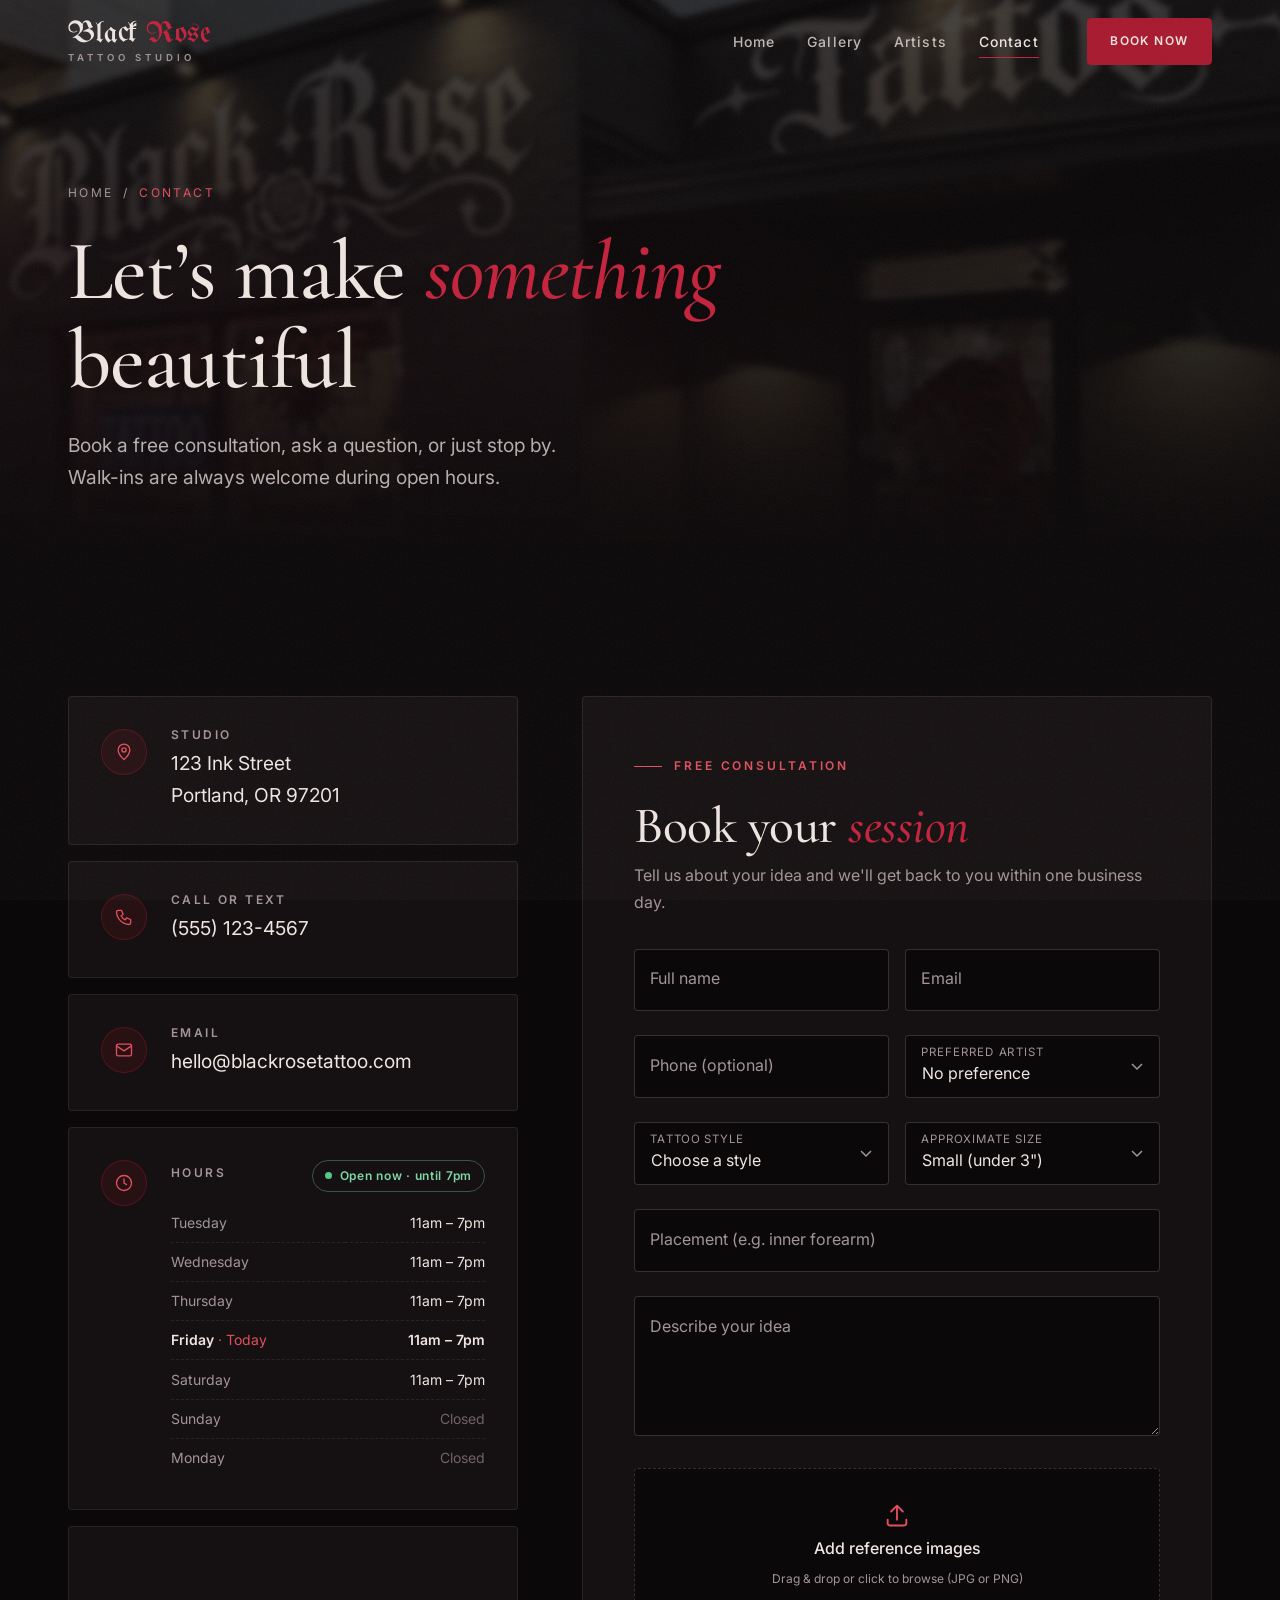
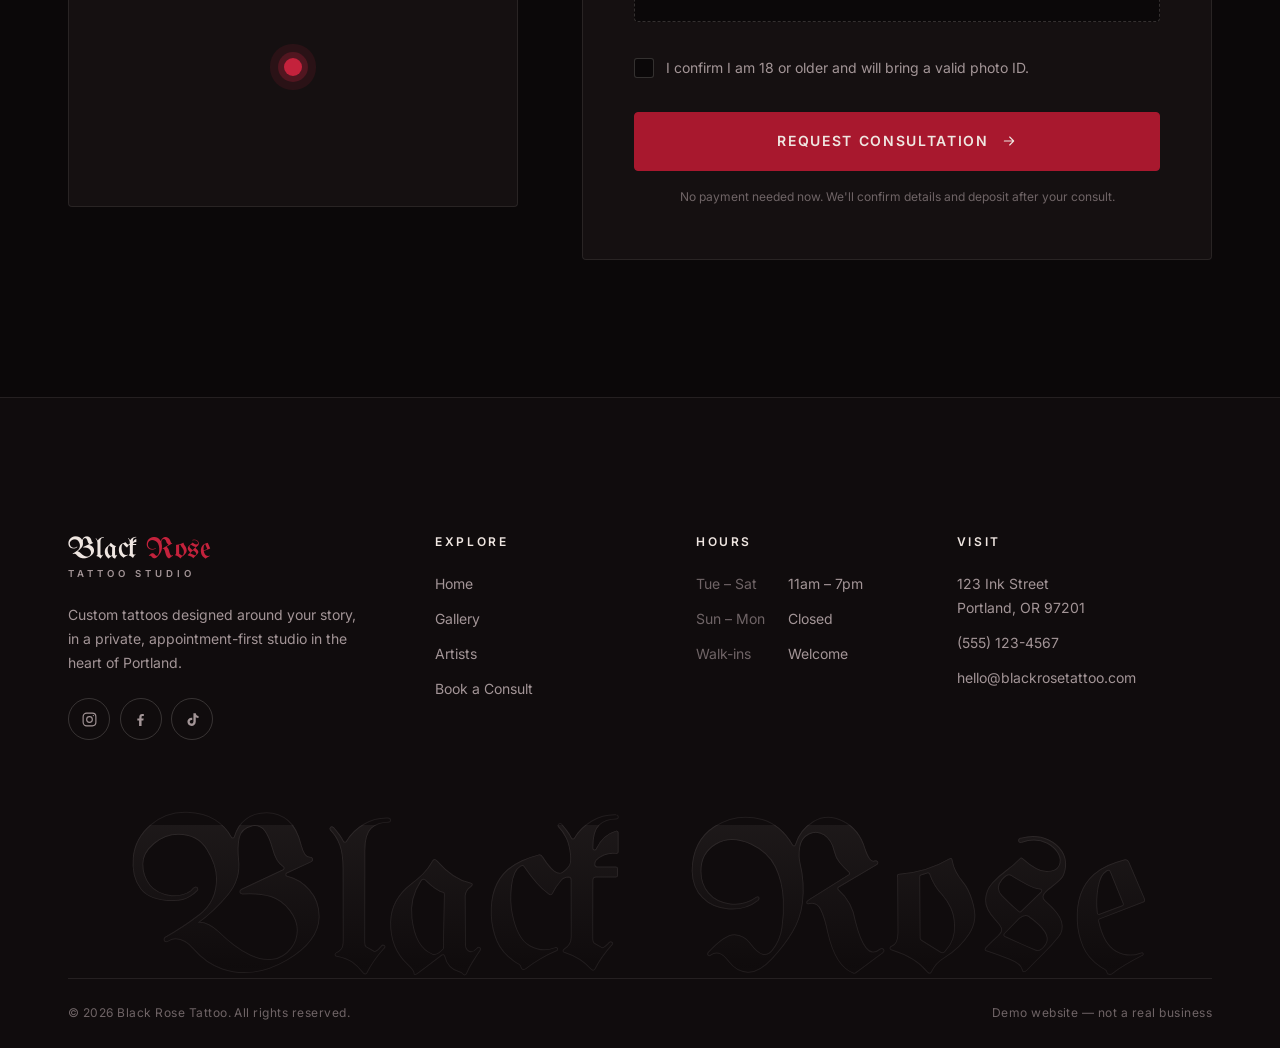
<file: contact.html>
<!DOCTYPE html>
<html lang="en">
<head>
  <meta charset="UTF-8">
  <meta name="viewport" content="width=device-width, initial-scale=1.0">
  <title>Contact & Booking | Black Rose Tattoo</title>
  <meta name="description" content="Book a free tattoo consultation at Black Rose Tattoo, 123 Ink Street, Portland, OR. Open Tuesday to Saturday, 11am to 7pm. Walk-ins welcome.">
  <meta name="theme-color" content="#0b0809">
  <meta property="og:type" content="website">
  <meta property="og:site_name" content="Black Rose Tattoo">
  <meta property="og:title" content="Contact & Booking | Black Rose Tattoo">
  <meta property="og:description" content="Book a free tattoo consultation at Black Rose Tattoo, 123 Ink Street, Portland, OR. Open Tuesday to Saturday, 11am to 7pm. Walk-ins welcome.">
  <meta property="og:image" content="hero.png">
  <meta name="twitter:card" content="summary_large_image">
  <link rel="icon" href="favicon.svg" type="image/svg+xml">
  <link rel="preconnect" href="https://fonts.googleapis.com">
  <link rel="preconnect" href="https://fonts.gstatic.com" crossorigin>
  <link href="https://fonts.googleapis.com/css2?family=Cormorant+Garamond:ital,wght@0,400;0,500;0,600;1,400;1,500&family=Inter:wght@400;500;600&family=UnifrakturMaguntia&display=swap" rel="stylesheet">
  <link rel="stylesheet" href="style.css?v=2">
  <script>document.documentElement.classList.add('js');</script>
</head><body>
  <a class="skip-link" href="#main">Skip to content</a>

  <header class="site-header">
    <div class="container">
      <a href="index.html" class="logo" aria-label="Black Rose Tattoo home">
        <span class="logo__mark">Black <span>Rose</span></span>
        <span class="logo__sub">Tattoo Studio</span>
      </a>
      <nav class="nav" aria-label="Main">
        <ul class="nav-links">
          <li><a href="index.html">Home</a></li>
          <li><a href="gallery.html">Gallery</a></li>
          <li><a href="artists.html">Artists</a></li>
          <li><a href="contact.html" aria-current="page">Contact</a></li>
        </ul>
        <a href="contact.html#book" class="btn btn--sm">Book Now</a>
      </nav>
      <button class="menu-toggle" type="button" aria-expanded="false" aria-controls="mobile-menu" aria-label="Open menu">
        <span></span><span></span>
      </button>
    </div>
    <div class="mobile-menu" id="mobile-menu">
      <ul>
        <li><a href="index.html">Home <small>01</small></a></li>
        <li><a href="gallery.html">Gallery <small>02</small></a></li>
        <li><a href="artists.html">Artists <small>03</small></a></li>
        <li><a href="contact.html" aria-current="page">Contact <small>04</small></a></li>
      </ul>
      <div class="mobile-menu__footer">
        <a href="contact.html#book" class="btn btn--block">Book a Consultation</a>
        <p>123 Ink Street, Portland, OR &nbsp;·&nbsp; <a href="tel:+15551234567">(555) 123-4567</a></p>
      </div>
    </div>
  </header>

  <main id="main">
    <section class="page-banner">
      <div class="page-banner__media">
        <picture>
          <source srcset="hero.webp" type="image/webp">
          <img src="hero.png" alt="" width="1746" height="901" style="object-position: 85% 60%;">
        </picture>
      </div>
      <div class="container">
        <nav class="breadcrumb reveal" aria-label="Breadcrumb">
          <a href="index.html">Home</a><span aria-hidden="true">/</span><span aria-current="page">Contact</span>
        </nav>
        <h1 class="reveal" style="--d:.08s">Let&rsquo;s make <em>something</em> beautiful</h1>
        <p class="reveal" style="--d:.16s">Book a free consultation, ask a question, or just stop by. Walk-ins are always welcome during open hours.</p>
      </div>
    </section>

    <section class="section">
      <div class="container contact-layout">
        <div class="info-stack">
          <div class="info-card reveal">
            <span class="info-card__icon"><svg viewBox="0 0 24 24" fill="none" stroke="currentColor" stroke-width="1.6" stroke-linecap="round" stroke-linejoin="round" aria-hidden="true"><path d="M12 21s-7-6.1-7-11.5A7 7 0 0 1 19 9.5C19 14.9 12 21 12 21z"/><circle cx="12" cy="9.5" r="2.5"/></svg></span>
            <div class="info-card__body">
              <h3>Studio</h3>
              <p>123 Ink Street<br>Portland, OR 97201</p>
            </div>
          </div>
          <div class="info-card reveal" style="--d:.06s">
            <span class="info-card__icon"><svg viewBox="0 0 24 24" fill="none" stroke="currentColor" stroke-width="1.6" stroke-linecap="round" stroke-linejoin="round" aria-hidden="true"><path d="M5 4h4l2 5-2.5 1.5a11 11 0 0 0 5 5L15 13l5 2v4a2 2 0 0 1-2 2A16 16 0 0 1 3 6a2 2 0 0 1 2-2"/></svg></span>
            <div class="info-card__body">
              <h3>Call or text</h3>
              <a href="tel:+15551234567">(555) 123-4567</a>
            </div>
          </div>
          <div class="info-card reveal" style="--d:.12s">
            <span class="info-card__icon"><svg viewBox="0 0 24 24" fill="none" stroke="currentColor" stroke-width="1.6" stroke-linecap="round" stroke-linejoin="round" aria-hidden="true"><rect x="3" y="5" width="18" height="14" rx="2"/><path d="M3 7l9 6 9-6"/></svg></span>
            <div class="info-card__body">
              <h3>Email</h3>
              <a href="mailto:hello@blackrosetattoo.com">hello@blackrosetattoo.com</a>
            </div>
          </div>
          <div class="info-card reveal" style="--d:.18s">
            <span class="info-card__icon"><svg viewBox="0 0 24 24" fill="none" stroke="currentColor" stroke-width="1.6" stroke-linecap="round" aria-hidden="true"><circle cx="12" cy="12" r="9"/><path d="M12 7v5l3 2"/></svg></span>
            <div class="info-card__body">
              <div class="hours-head">
                <h3>Hours</h3>
                <span class="status">Tue – Sat, 11am – 7pm</span>
              </div>
              <table class="hours">
                <tr data-day="2"><td>Tuesday</td><td>11am – 7pm</td></tr>
                <tr data-day="3"><td>Wednesday</td><td>11am – 7pm</td></tr>
                <tr data-day="4"><td>Thursday</td><td>11am – 7pm</td></tr>
                <tr data-day="5"><td>Friday</td><td>11am – 7pm</td></tr>
                <tr data-day="6"><td>Saturday</td><td>11am – 7pm</td></tr>
                <tr data-day="0" class="is-closed-day"><td>Sunday</td><td>Closed</td></tr>
                <tr data-day="1" class="is-closed-day"><td>Monday</td><td>Closed</td></tr>
              </table>
            </div>
          </div>
          <div class="map reveal" style="--d:.24s">
            <iframe title="Map showing Black Rose Tattoo in Portland, Oregon" loading="lazy"
              src="https://www.openstreetmap.org/export/embed.html?bbox=-122.6950%2C45.5120%2C-122.6650%2C45.5280&amp;layer=mapnik"></iframe>
            <span class="map__pin" aria-hidden="true"></span>
          </div>
        </div>

        <div class="booking reveal" id="book" style="--d:.1s">
          <span class="eyebrow">Free consultation</span>
          <h2>Book your <em>session</em></h2>
          <p>Tell us about your idea and we'll get back to you within one business day.</p>

          <form id="bookingForm" novalidate>
            <div class="form-grid">
              <div class="field">
                <input type="text" id="name" name="name" placeholder=" " autocomplete="name" required>
                <label for="name">Full name</label>
                <span class="field__error">Please enter your name.</span>
              </div>
              <div class="field">
                <input type="email" id="email" name="email" placeholder=" " autocomplete="email" required>
                <label for="email">Email</label>
                <span class="field__error">Please enter a valid email.</span>
              </div>
              <div class="field">
                <input type="tel" id="phone" name="phone" placeholder=" " autocomplete="tel">
                <label for="phone">Phone (optional)</label>
              </div>
              <div class="field">
                <select id="artist" name="artist">
                  <option value="any">No preference</option>
                  <option value="alex">Alex Carter</option>
                  <option value="jamie">Jamie Rivera</option>
                  <option value="ryan">Ryan Cole</option>
                </select>
                <label for="artist">Preferred artist</label>
              </div>
              <div class="field">
                <select id="style" name="style" required>
                  <option value="" disabled selected>Choose a style</option>
                  <option>Fine Line</option>
                  <option>Traditional</option>
                  <option>Realism</option>
                  <option>Watercolor</option>
                  <option>Geometric</option>
                  <option>Blackwork</option>
                  <option>Portrait</option>
                  <option>Floral</option>
                  <option>Japanese</option>
                  <option>Not sure yet</option>
                </select>
                <label for="style">Tattoo style</label>
                <span class="field__error">Please choose a style.</span>
              </div>
              <div class="field">
                <select id="size" name="size">
                  <option>Small (under 3")</option>
                  <option>Medium (3&ndash;6")</option>
                  <option>Large (6"+)</option>
                  <option>Sleeve / back piece</option>
                </select>
                <label for="size">Approximate size</label>
              </div>
              <div class="field field--full">
                <input type="text" id="placement" name="placement" placeholder=" ">
                <label for="placement">Placement (e.g. inner forearm)</label>
              </div>
              <div class="field field--full">
                <textarea id="message" name="message" placeholder=" " required></textarea>
                <label for="message">Describe your idea</label>
                <span class="field__error">Tell us a little about your idea.</span>
              </div>
              <div class="field field--full">
                <label class="dropzone" for="references">
                  <svg viewBox="0 0 24 24" fill="none" stroke="currentColor" stroke-width="1.6" stroke-linecap="round" stroke-linejoin="round" aria-hidden="true"><path d="M12 16V4M7 9l5-5 5 5"/><path d="M4 16v3a2 2 0 0 0 2 2h12a2 2 0 0 0 2-2v-3"/></svg>
                  <strong>Add reference images</strong>
                  <span>Drag &amp; drop or click to browse (JPG or PNG)</span>
                  <input type="file" id="references" name="references" accept="image/*" multiple>
                </label>
                <ul class="file-list"></ul>
              </div>
              <div class="field field--full">
                <label class="check">
                  <input type="checkbox" id="age" name="age" required>
                  <span>I confirm I am 18 or older and will bring a valid photo ID.</span>
                </label>
                <span class="field__error">You must be 18+ to be tattooed.</span>
              </div>
            </div>
            <button type="submit" class="btn btn--block" style="margin-top: 2rem;">Request Consultation <svg viewBox="0 0 24 24" fill="none" stroke="currentColor" stroke-width="1.6" stroke-linecap="round" stroke-linejoin="round" aria-hidden="true"><path d="M5 12h14M13 6l6 6-6 6"/></svg></button>
            <p class="form-note">No payment needed now. We'll confirm details and deposit after your consult.</p>
          </form>

          <div class="form-success" role="status">
            <svg class="success-check" viewBox="0 0 84 84" aria-hidden="true"><circle cx="42" cy="42" r="40"/><path d="M27 43l10 10 20-22"/></svg>
            <h2>Thanks, <em data-first-name>friend</em>!</h2>
            <p>Your request is in. One of our artists will reach out within one business day to set up your consultation.</p>
            <a href="gallery.html" class="link-arrow">Browse the gallery while you wait <svg viewBox="0 0 24 24" fill="none" stroke="currentColor" stroke-width="1.6" stroke-linecap="round" stroke-linejoin="round" aria-hidden="true"><path d="M5 12h14M13 6l6 6-6 6"/></svg></a>
          </div>
        </div>
      </div>
    </section>
  </main>

  <footer class="site-footer">
    <div class="container">
      <div class="footer-grid">
        <div class="footer-brand">
          <a href="index.html" class="logo" aria-label="Black Rose Tattoo home">
            <span class="logo__mark">Black <span>Rose</span></span>
            <span class="logo__sub">Tattoo Studio</span>
          </a>
          <p>Custom tattoos designed around your story, in a private, appointment-first studio in the heart of Portland.</p>
          <div class="socials">
            <a href="#" aria-label="Instagram"><svg viewBox="0 0 24 24" fill="none" stroke="currentColor" stroke-width="1.6" aria-hidden="true"><rect x="3" y="3" width="18" height="18" rx="5"/><circle cx="12" cy="12" r="4"/><circle cx="17.5" cy="6.5" r="1" fill="currentColor" stroke="none"/></svg></a>
            <a href="#" aria-label="Facebook"><svg viewBox="0 0 24 24" fill="currentColor" aria-hidden="true"><path d="M13.5 21v-7.5H16l.5-3h-3V8.6c0-.9.3-1.6 1.6-1.6h1.6V4.3c-.3 0-1.3-.1-2.4-.1-2.4 0-4 1.4-4 4.1v2.2H7.5v3H10V21h3.5z"/></svg></a>
            <a href="#" aria-label="TikTok"><svg viewBox="0 0 24 24" fill="currentColor" aria-hidden="true"><path d="M16.6 3c.3 2.2 1.6 3.7 3.9 3.9v3.1c-1.4.1-2.7-.3-3.9-1.1v6.2c0 3.6-2.8 5.9-5.9 5.9-3.4 0-5.9-2.6-5.9-5.8 0-3.6 3.1-6.3 6.9-5.7v3.2c-1.7-.4-3.6.6-3.6 2.5 0 1.5 1.2 2.6 2.6 2.6 1.6 0 2.6-1.2 2.6-2.9V3h3.3z"/></svg></a>
          </div>
        </div>
        <div class="footer-col">
          <h4>Explore</h4>
          <ul>
            <li><a href="index.html">Home</a></li>
            <li><a href="gallery.html">Gallery</a></li>
            <li><a href="artists.html">Artists</a></li>
            <li><a href="contact.html#book">Book a Consult</a></li>
          </ul>
        </div>
        <div class="footer-col">
          <h4>Hours</h4>
          <ul>
            <li><span>Tue – Sat</span>11am – 7pm</li>
            <li><span>Sun – Mon</span>Closed</li>
            <li><span>Walk-ins</span>Welcome</li>
          </ul>
        </div>
        <div class="footer-col">
          <h4>Visit</h4>
          <ul>
            <li>123 Ink Street<br>Portland, OR 97201</li>
            <li><a href="tel:+15551234567">(555) 123-4567</a></li>
            <li><a href="mailto:hello@blackrosetattoo.com">hello@blackrosetattoo.com</a></li>
          </ul>
        </div>
      </div>
      <div class="footer-wordmark" aria-hidden="true">Black Rose</div>
    </div>
    <div class="container">
      <div class="footer-bottom">
        <p>&copy; <span data-year>2026</span> Black Rose Tattoo. All rights reserved.</p>
        <p>Demo website &mdash; not a real business</p>
      </div>
    </div>
  </footer>

  <script src="script.js?v=2" defer></script>
</body>
</html>
</file>
<file: style.css>
/* ==========================================================================
   BLACK ROSE TATTOO
   1. Tokens  2. Base  3. Layout  4. Components  5. Header / Footer
   6. Home  7. Gallery  8. Artists  9. Contact  10. Motion  11. Responsive
   ========================================================================== */

/* 1. TOKENS
   -------------------------------------------------------------------------- */
:root {
  /* Color */
  --ink: #0b0809;
  --ink-soft: #100c0d;
  --surface: #151011;
  --surface-raised: #1d1618;
  --line: rgba(239, 230, 225, 0.09);
  --line-strong: rgba(239, 230, 225, 0.18);

  --bone: #efe6e1;
  --muted: #a39597;
  --faint: #6f6466;

  --crimson: #a8182e;
  --crimson-bright: #c4223c;
  --rose: #e2505f;              /* small accent text, passes AA on --ink */
  --crimson-glow: rgba(168, 24, 46, 0.35);
  --brass: #c9a46a;

  /* Type */
  --font-display: 'Cormorant Garamond', 'Times New Roman', serif;
  --font-body: 'Inter', system-ui, -apple-system, 'Segoe UI', sans-serif;
  --font-mark: 'UnifrakturMaguntia', 'Cormorant Garamond', serif;

  --text-xs: 0.75rem;
  --text-sm: 0.875rem;
  --text-base: 1rem;
  --text-lg: clamp(1.05rem, 0.98rem + 0.3vw, 1.2rem);
  --text-xl: clamp(1.4rem, 1.2rem + 0.8vw, 1.85rem);
  --text-2xl: clamp(2.1rem, 1.6rem + 2vw, 3.5rem);
  --text-3xl: clamp(2.75rem, 1.6rem + 4.6vw, 6.25rem);

  /* Space */
  --space-1: 0.5rem;
  --space-2: 1rem;
  --space-3: 1.5rem;
  --space-4: 2rem;
  --space-5: 3rem;
  --space-6: 4rem;
  --space-section: clamp(5rem, 3rem + 7vw, 9rem);
  --gutter: clamp(1.25rem, 5vw, 3rem);
  --container: 1240px;

  /* Misc */
  --radius: 4px;
  --ease: cubic-bezier(0.22, 1, 0.36, 1);
  --header-h: 84px;
}

/* 2. BASE
   -------------------------------------------------------------------------- */
*,
*::before,
*::after {
  margin: 0;
  padding: 0;
  box-sizing: border-box;
}

html {
  scroll-behavior: smooth;
  -webkit-text-size-adjust: 100%;
}

body {
  font-family: var(--font-body);
  font-size: var(--text-base);
  line-height: 1.7;
  color: var(--bone);
  background-color: var(--ink);
  -webkit-font-smoothing: antialiased;
  overflow-x: hidden;
}

/* Film grain over everything */
body::after {
  content: '';
  position: fixed;
  inset: 0;
  z-index: 1000;
  pointer-events: none;
  opacity: 0.06;
  background-image: url("data:image/svg+xml,%3Csvg xmlns='http://www.w3.org/2000/svg' width='160' height='160'%3E%3Cfilter id='n'%3E%3CfeTurbulence type='fractalNoise' baseFrequency='0.9' numOctaves='3' stitchTiles='stitch'/%3E%3C/filter%3E%3Crect width='100%25' height='100%25' filter='url(%23n)'/%3E%3C/svg%3E");
}

body.menu-open {
  overflow: hidden;
}

img {
  display: block;
  max-width: 100%;
  height: auto;
}

a {
  color: inherit;
  text-decoration: none;
}

button,
input,
select,
textarea {
  font: inherit;
  color: inherit;
}

h1,
h2,
h3,
h4 {
  font-family: var(--font-display);
  font-weight: 500;
  line-height: 1.05;
  letter-spacing: -0.01em;
}

h2 {
  font-size: var(--text-2xl);
}

h3 {
  font-size: var(--text-xl);
}

h1 em,
h2 em,
h3 em {
  font-style: italic;
  color: var(--crimson-bright);
}

p {
  color: var(--muted);
}

::selection {
  background: var(--crimson);
  color: var(--bone);
}

:focus-visible {
  outline: 2px solid var(--rose);
  outline-offset: 3px;
}

::-webkit-scrollbar {
  width: 10px;
}

::-webkit-scrollbar-track {
  background: var(--ink);
}

::-webkit-scrollbar-thumb {
  background: var(--surface-raised);
  border: 2px solid var(--ink);
  border-radius: 10px;
}

.skip-link {
  position: absolute;
  top: -100px;
  left: var(--space-2);
  z-index: 2000;
  padding: var(--space-1) var(--space-2);
  background: var(--crimson);
  color: var(--bone);
  border-radius: var(--radius);
}

.skip-link:focus {
  top: var(--space-2);
}

.visually-hidden {
  position: absolute;
  width: 1px;
  height: 1px;
  overflow: hidden;
  clip: rect(0 0 0 0);
  white-space: nowrap;
}

/* 3. LAYOUT
   -------------------------------------------------------------------------- */
.container {
  width: 100%;
  max-width: var(--container);
  margin: 0 auto;
  padding: 0 var(--gutter);
}

.container--narrow {
  max-width: 880px;
}

.section {
  padding: var(--space-section) 0;
  position: relative;
}

.section--surface {
  background: var(--ink-soft);
  border-top: 1px solid var(--line);
  border-bottom: 1px solid var(--line);
}

.section-head {
  display: flex;
  align-items: flex-end;
  justify-content: space-between;
  gap: var(--space-4);
  margin-bottom: var(--space-5);
}

.section-head--center {
  flex-direction: column;
  align-items: center;
  text-align: center;
}

.section-head p {
  max-width: 440px;
}

.section-head--center p {
  max-width: 560px;
}

.split {
  display: grid;
  grid-template-columns: 1.05fr 1fr;
  gap: clamp(3rem, 6vw, 7rem);
  align-items: center;
}

/* 4. COMPONENTS
   -------------------------------------------------------------------------- */

/* Eyebrow label */
.eyebrow {
  display: inline-flex;
  align-items: center;
  gap: 0.75rem;
  margin-bottom: var(--space-3);
  font-family: var(--font-body);
  font-size: var(--text-xs);
  font-weight: 600;
  letter-spacing: 0.24em;
  text-transform: uppercase;
  color: var(--rose);
}

.eyebrow::before {
  content: '';
  width: 28px;
  height: 1px;
  background: currentColor;
}

.section-head--center .eyebrow::after {
  content: '';
  width: 28px;
  height: 1px;
  background: currentColor;
}

/* Buttons */
.btn {
  position: relative;
  display: inline-flex;
  align-items: center;
  justify-content: center;
  gap: 0.75rem;
  padding: 1.05rem 2rem;
  font-family: var(--font-body);
  font-size: var(--text-sm);
  font-weight: 600;
  letter-spacing: 0.12em;
  text-transform: uppercase;
  color: var(--bone);
  background: var(--crimson);
  border: 1px solid var(--crimson);
  border-radius: var(--radius);
  cursor: pointer;
  overflow: hidden;
  isolation: isolate;
  transition: transform 0.4s var(--ease), box-shadow 0.4s var(--ease), border-color 0.3s;
}

.btn::before {
  content: '';
  position: absolute;
  inset: 0;
  z-index: -1;
  background: var(--crimson-bright);
  transform: translateY(101%);
  transition: transform 0.45s var(--ease);
}

.btn:hover {
  transform: translateY(-2px);
  box-shadow: 0 14px 40px -12px var(--crimson-glow);
  border-color: var(--crimson-bright);
}

.btn:hover::before {
  transform: translateY(0);
}

.btn svg {
  width: 16px;
  height: 16px;
  transition: transform 0.4s var(--ease);
}

.btn:hover svg {
  transform: translateX(4px);
}

.btn--ghost {
  background: rgba(11, 8, 9, 0.25);
  border-color: var(--line-strong);
  backdrop-filter: blur(6px);
  -webkit-backdrop-filter: blur(6px);
}

.btn--ghost::before {
  background: var(--bone);
}

.btn--ghost:hover {
  color: var(--ink);
  border-color: var(--bone);
  box-shadow: none;
}

.btn--sm {
  padding: 0.75rem 1.4rem;
  font-size: var(--text-xs);
}

.btn--block {
  width: 100%;
}

.link-arrow {
  display: inline-flex;
  align-items: center;
  gap: 0.6rem;
  font-size: var(--text-sm);
  font-weight: 600;
  letter-spacing: 0.12em;
  text-transform: uppercase;
  color: var(--bone);
  padding-bottom: 6px;
  border-bottom: 1px solid var(--line-strong);
  white-space: nowrap;
  transition: border-color 0.3s, color 0.3s, gap 0.3s var(--ease);
}

.link-arrow:hover {
  color: var(--rose);
  border-color: var(--rose);
  gap: 1rem;
}

.link-arrow svg {
  width: 16px;
  height: 16px;
}

/* Tag pills */
.tags {
  display: flex;
  flex-wrap: wrap;
  gap: 0.5rem;
}

.tag {
  padding: 0.35rem 0.85rem;
  font-size: var(--text-xs);
  font-weight: 500;
  letter-spacing: 0.08em;
  text-transform: uppercase;
  color: var(--bone);
  border: 1px solid var(--line-strong);
  border-radius: 100px;
}

/* Page banner (inner pages) */
.page-banner {
  position: relative;
  min-height: clamp(420px, 62vh, 620px);
  display: flex;
  align-items: flex-end;
  padding: calc(var(--header-h) + var(--space-5)) 0 var(--space-6);
  overflow: hidden;
  isolation: isolate;
}

.page-banner__media,
.hero__media {
  position: absolute;
  inset: 0;
  z-index: -2;
}

.page-banner__media img,
.hero__media img {
  width: 100%;
  height: 100%;
  object-fit: cover;
}

.page-banner__media img {
  object-position: 50% 30%;
  filter: grayscale(0.5) blur(3px) brightness(0.8);
  transform: scale(1.12);
  animation: kenburns-soft 14s var(--ease) forwards;
}

.page-banner::after {
  content: '';
  position: absolute;
  inset: 0;
  z-index: -1;
  background:
    linear-gradient(to top, var(--ink) 0%, rgba(11, 8, 9, 0.85) 40%, rgba(11, 8, 9, 0.7) 100%),
    radial-gradient(ellipse at 15% 100%, var(--crimson-glow), transparent 60%);
}

.page-banner h1 {
  font-size: var(--text-3xl);
  max-width: 18ch;
}

.page-banner p {
  margin-top: var(--space-3);
  max-width: 520px;
  font-size: var(--text-lg);
  color: rgba(239, 230, 225, 0.75);
}

.breadcrumb {
  display: flex;
  gap: 0.6rem;
  margin-bottom: var(--space-3);
  font-size: var(--text-xs);
  letter-spacing: 0.2em;
  text-transform: uppercase;
  color: var(--muted);
}

.breadcrumb a:hover {
  color: var(--bone);
}

.breadcrumb [aria-current] {
  color: var(--rose);
}

/* CTA band */
.cta-band {
  position: relative;
  padding: var(--space-section) 0;
  text-align: center;
  overflow: hidden;
  isolation: isolate;
  border-top: 1px solid var(--line);
}

.cta-band::before {
  content: '';
  position: absolute;
  left: 50%;
  top: 50%;
  width: min(900px, 120vw);
  aspect-ratio: 1;
  z-index: -1;
  transform: translate(-50%, -50%);
  background: radial-gradient(circle, var(--crimson-glow) 0%, transparent 62%);
}

.cta-band h2 {
  font-size: var(--text-3xl);
  max-width: 16ch;
  margin: 0 auto var(--space-3);
}

.cta-band p {
  max-width: 480px;
  margin: 0 auto var(--space-5);
  font-size: var(--text-lg);
}

.cta-band__actions {
  display: flex;
  justify-content: center;
  flex-wrap: wrap;
  gap: var(--space-2);
}

/* 5. HEADER / FOOTER
   -------------------------------------------------------------------------- */
.site-header {
  position: fixed;
  top: 0;
  left: 0;
  right: 0;
  z-index: 500;
  height: var(--header-h);
  display: flex;
  align-items: center;
  border-bottom: 1px solid transparent;
  transition: background-color 0.4s, border-color 0.4s, height 0.4s var(--ease), backdrop-filter 0.4s;
}

.site-header.is-scrolled {
  --header-h: 70px;
  background: rgba(11, 8, 9, 0.72);
  backdrop-filter: blur(16px) saturate(140%);
  -webkit-backdrop-filter: blur(16px) saturate(140%);
  border-bottom-color: var(--line);
}

.site-header .container {
  display: flex;
  align-items: center;
  justify-content: space-between;
  gap: var(--space-4);
}

.logo {
  position: relative;
  z-index: 2;
  display: flex;
  flex-direction: column;
  line-height: 1;
}

.logo__mark {
  font-family: var(--font-mark);
  font-size: 1.85rem;
  color: var(--bone);
  letter-spacing: 0.01em;
}

.logo__mark span {
  color: var(--crimson-bright);
}

.logo__sub {
  margin-top: 4px;
  font-size: 0.6rem;
  font-weight: 600;
  letter-spacing: 0.42em;
  text-transform: uppercase;
  color: var(--muted);
}

.nav {
  display: flex;
  align-items: center;
  gap: var(--space-5);
}

.nav-links {
  display: flex;
  list-style: none;
  gap: var(--space-4);
}

.nav-links a {
  position: relative;
  padding: 0.5rem 0;
  font-size: var(--text-sm);
  font-weight: 500;
  letter-spacing: 0.08em;
  color: rgba(239, 230, 225, 0.78);
  transition: color 0.3s;
}

.nav-links a::after {
  content: '';
  position: absolute;
  left: 0;
  right: 0;
  bottom: 0;
  height: 1px;
  background: var(--crimson-bright);
  transform: scaleX(0);
  transition: transform 0.4s var(--ease);
}

.nav-links a:hover,
.nav-links a[aria-current='page'] {
  color: var(--bone);
}

.nav-links a:hover::after,
.nav-links a[aria-current='page']::after {
  transform: scaleX(1);
}

.menu-toggle {
  display: none;
  position: relative;
  z-index: 2;
  width: 44px;
  height: 44px;
  background: none;
  border: 1px solid var(--line-strong);
  border-radius: 50%;
  cursor: pointer;
}

.menu-toggle span {
  position: absolute;
  left: 13px;
  right: 13px;
  height: 1.5px;
  background: var(--bone);
  transition: transform 0.4s var(--ease), top 0.4s var(--ease);
}

.menu-toggle span:first-child {
  top: 18px;
}

.menu-toggle span:last-child {
  top: 24px;
}

.menu-open .menu-toggle span:first-child {
  top: 21px;
  transform: rotate(45deg);
}

.menu-open .menu-toggle span:last-child {
  top: 21px;
  transform: rotate(-45deg);
}

.mobile-menu {
  position: fixed;
  inset: 0;
  z-index: 1;
  display: flex;
  flex-direction: column;
  justify-content: center;
  padding: calc(var(--header-h) + var(--space-3)) var(--gutter) var(--space-5);
  background: var(--ink);
  opacity: 0;
  visibility: hidden;
  transition: opacity 0.4s var(--ease), visibility 0.4s;
}

.menu-open .mobile-menu {
  opacity: 1;
  visibility: visible;
}

.mobile-menu ul {
  list-style: none;
}

.mobile-menu li {
  overflow: hidden;
  border-bottom: 1px solid var(--line);
}

.mobile-menu li a {
  display: flex;
  justify-content: space-between;
  align-items: baseline;
  padding: 1rem 0;
  font-family: var(--font-display);
  font-size: clamp(2.2rem, 10vw, 3.2rem);
  line-height: 1.1;
  transform: translateY(100%);
  transition: transform 0.6s var(--ease), color 0.3s;
}

.mobile-menu li a small {
  font-family: var(--font-body);
  font-size: var(--text-xs);
  letter-spacing: 0.2em;
  color: var(--faint);
}

.mobile-menu li a[aria-current='page'] {
  color: var(--rose);
}

.menu-open .mobile-menu li a {
  transform: translateY(0);
}

.menu-open .mobile-menu li:nth-child(2) a { transition-delay: 0.05s; }
.menu-open .mobile-menu li:nth-child(3) a { transition-delay: 0.1s; }
.menu-open .mobile-menu li:nth-child(4) a { transition-delay: 0.15s; }

.mobile-menu__footer {
  margin-top: var(--space-5);
  display: grid;
  gap: var(--space-2);
}

.mobile-menu__footer p {
  font-size: var(--text-sm);
}

/* Footer */
.site-footer {
  position: relative;
  padding-top: var(--space-section);
  background: var(--ink-soft);
  border-top: 1px solid var(--line);
  overflow: hidden;
}

.footer-grid {
  display: grid;
  grid-template-columns: 1.5fr 1fr 1fr 1.2fr;
  gap: var(--space-5);
}

.footer-brand p {
  margin-top: var(--space-3);
  max-width: 300px;
  font-size: var(--text-sm);
}

.socials {
  display: flex;
  gap: 0.6rem;
  margin-top: var(--space-3);
}

.socials a {
  display: grid;
  place-items: center;
  width: 42px;
  height: 42px;
  border: 1px solid var(--line-strong);
  border-radius: 50%;
  color: var(--muted);
  transition: color 0.3s, border-color 0.3s, background-color 0.3s, transform 0.3s var(--ease);
}

.socials a:hover {
  color: var(--bone);
  border-color: var(--crimson);
  background: var(--crimson);
  transform: translateY(-3px);
}

.socials svg {
  width: 17px;
  height: 17px;
}

.footer-col h4 {
  margin-bottom: var(--space-3);
  font-family: var(--font-body);
  font-size: var(--text-xs);
  font-weight: 600;
  letter-spacing: 0.22em;
  text-transform: uppercase;
  color: var(--bone);
}

.footer-col ul {
  list-style: none;
  display: grid;
  gap: 0.7rem;
}

.footer-col li,
.footer-col a {
  font-size: var(--text-sm);
  color: var(--muted);
}

.footer-col a {
  transition: color 0.3s;
}

.footer-col a:hover {
  color: var(--bone);
}

.footer-col li span {
  display: inline-block;
  min-width: 92px;
  color: var(--faint);
}

.footer-wordmark {
  margin-top: var(--space-6);
  font-family: var(--font-mark);
  font-size: clamp(4rem, 17vw, 15rem);
  line-height: 0.8;
  text-align: center;
  white-space: nowrap;
  color: transparent;
  -webkit-text-stroke: 1px rgba(239, 230, 225, 0.08);
  background: linear-gradient(to bottom, rgba(239, 230, 225, 0.06), transparent 85%);
  -webkit-background-clip: text;
  background-clip: text;
  user-select: none;
  transform: translateY(12%);
}

.footer-bottom {
  position: relative;
  display: flex;
  justify-content: space-between;
  gap: var(--space-2);
  padding: var(--space-3) 0;
  border-top: 1px solid var(--line);
  font-size: var(--text-xs);
  letter-spacing: 0.04em;
}

.footer-bottom p {
  color: var(--faint);
}

/* 6. HOME
   -------------------------------------------------------------------------- */
.hero {
  position: relative;
  min-height: 100vh;
  min-height: 100svh;
  display: flex;
  align-items: flex-end;
  padding: calc(var(--header-h) + var(--space-6)) 0 clamp(3rem, 8vh, 6rem);
  overflow: hidden;
  isolation: isolate;
}

.hero__media img {
  object-position: 30% 35%;
  transform: scale(1.1);
  animation: kenburns 9s var(--ease) forwards;
}

.hero::after {
  content: '';
  position: absolute;
  inset: 0;
  z-index: -1;
  background:
    linear-gradient(to top, var(--ink) 0%, rgba(11, 8, 9, 0.9) 28%, rgba(11, 8, 9, 0.55) 48%, rgba(11, 8, 9, 0.05) 68%, rgba(11, 8, 9, 0.5) 100%),
    linear-gradient(100deg, rgba(11, 8, 9, 0.55) 0%, transparent 50%);
}

.hero__content {
  display: grid;
  grid-template-columns: 1fr auto;
  align-items: end;
  gap: var(--space-5);
}

.hero h1 {
  font-size: clamp(2.75rem, 1.6rem + 3.8vw, 5.25rem);
  line-height: 0.98;
  text-shadow: 0 4px 30px rgba(0, 0, 0, 0.6);
  margin-bottom: var(--space-3);
}

.hero h1 .line {
  display: block;
  overflow: hidden;
  padding-bottom: 0.06em;
}

.hero h1 .line > span {
  display: block;
  animation: rise 1.1s var(--ease) both;
}

.hero h1 .line:nth-child(2) > span { animation-delay: 0.12s; }
.hero h1 .line:nth-child(3) > span { animation-delay: 0.24s; }

.hero__lede {
  max-width: 500px;
  margin-bottom: var(--space-4);
  font-size: var(--text-lg);
  color: rgba(239, 230, 225, 0.8);
}

.hero__actions {
  display: flex;
  flex-wrap: wrap;
  gap: var(--space-2);
}

.hero .eyebrow,
.hero__lede,
.hero__actions,
.hero__aside {
  animation: fade-up 1s var(--ease) both;
}

.hero .eyebrow { animation-delay: 0.05s; }
.hero__lede { animation-delay: 0.4s; }
.hero__actions { animation-delay: 0.52s; }
.hero__aside { animation-delay: 0.7s; }

.hero__aside {
  display: grid;
  justify-items: end;
  gap: var(--space-4);
}

.rating {
  display: flex;
  align-items: center;
  gap: var(--space-2);
  padding: 0.9rem 1.2rem;
  background: rgba(11, 8, 9, 0.45);
  border: 1px solid var(--line-strong);
  border-radius: var(--radius);
  backdrop-filter: blur(10px);
  -webkit-backdrop-filter: blur(10px);
}

.rating__score {
  font-family: var(--font-display);
  font-size: 2.2rem;
  line-height: 1;
}

.rating__stars {
  color: var(--brass);
  letter-spacing: 0.15em;
  font-size: var(--text-sm);
}

.rating small {
  display: block;
  font-size: var(--text-xs);
  color: var(--muted);
}

.scroll-cue {
  display: flex;
  align-items: center;
  gap: 0.8rem;
  font-size: var(--text-xs);
  letter-spacing: 0.24em;
  text-transform: uppercase;
  color: var(--muted);
}

.scroll-cue__line {
  position: relative;
  width: 1px;
  height: 56px;
  background: var(--line-strong);
  overflow: hidden;
}

.scroll-cue__line::after {
  content: '';
  position: absolute;
  left: 0;
  top: 0;
  width: 1px;
  height: 40%;
  background: var(--rose);
  animation: scroll-cue 2.2s var(--ease) infinite;
}

/* Marquee */
.marquee {
  position: relative;
  padding: 1.6rem 0;
  border-top: 1px solid var(--line);
  border-bottom: 1px solid var(--line);
  background: var(--ink-soft);
  overflow: hidden;
  -webkit-mask-image: linear-gradient(to right, transparent, #000 10%, #000 90%, transparent);
  mask-image: linear-gradient(to right, transparent, #000 10%, #000 90%, transparent);
}

.marquee__track {
  display: flex;
  width: max-content;
  animation: marquee 38s linear infinite;
}

.marquee:hover .marquee__track {
  animation-play-state: paused;
}

.marquee__group {
  display: flex;
  align-items: center;
}

.marquee__group span {
  padding: 0 1.75rem;
  font-family: var(--font-display);
  font-size: clamp(1.5rem, 1.2rem + 1.2vw, 2.25rem);
  font-style: italic;
  white-space: nowrap;
  color: rgba(239, 230, 225, 0.85);
}

.marquee__group i {
  font-style: normal;
  color: var(--crimson-bright);
  font-size: 1rem;
}

/* About */
.about__text h2 {
  margin-bottom: var(--space-4);
}

.about__text p + p {
  margin-top: var(--space-2);
}

.about__text .link-arrow {
  margin-top: var(--space-4);
}

.signature {
  display: flex;
  align-items: center;
  gap: var(--space-2);
  margin-top: var(--space-4);
  padding-top: var(--space-4);
  border-top: 1px solid var(--line);
}

.signature__mark {
  font-family: var(--font-mark);
  font-size: 2rem;
  color: var(--crimson-bright);
}

.signature p {
  font-size: var(--text-sm);
}

.signature strong {
  display: block;
  color: var(--bone);
  font-weight: 500;
}

.stats {
  display: grid;
  grid-template-columns: repeat(2, 1fr);
  border: 1px solid var(--line);
  border-radius: var(--radius);
  background: var(--surface);
}

.stat {
  padding: clamp(1.5rem, 3vw, 2.75rem);
  border-bottom: 1px solid var(--line);
}

.stat:nth-child(odd) {
  border-right: 1px solid var(--line);
}

.stat:nth-child(n + 3) {
  border-bottom: 0;
}

.stat__num {
  display: block;
  font-family: var(--font-display);
  font-size: clamp(2.75rem, 2rem + 3vw, 4.5rem);
  line-height: 1;
  color: var(--bone);
}

.stat__num sup {
  font-size: 0.45em;
  color: var(--crimson-bright);
  vertical-align: top;
  margin-left: 2px;
}

.stat__label {
  display: block;
  margin-top: 0.6rem;
  font-size: var(--text-xs);
  letter-spacing: 0.18em;
  text-transform: uppercase;
  color: var(--muted);
}

/* Work tiles (home featured + gallery) */
.work-grid {
  display: grid;
  grid-template-columns: repeat(3, 1fr);
  gap: clamp(0.75rem, 1.5vw, 1.25rem);
}

.work-item {
  position: relative;
  aspect-ratio: 4 / 5;
  overflow: hidden;
  border-radius: var(--radius);
  background: var(--surface);
  cursor: zoom-in;
}

.work-item img {
  width: 100%;
  height: 100%;
  object-fit: cover;
  transition: transform 1s var(--ease), filter 0.6s;
}

.work-item::after {
  content: '';
  position: absolute;
  inset: 0;
  background: linear-gradient(to top, rgba(11, 8, 9, 0.92) 0%, rgba(11, 8, 9, 0.2) 45%, transparent 70%);
  opacity: 0.85;
  transition: opacity 0.5s var(--ease);
}

.work-item__caption {
  position: absolute;
  left: 0;
  right: 0;
  bottom: 0;
  z-index: 1;
  display: flex;
  justify-content: space-between;
  align-items: flex-end;
  gap: var(--space-2);
  padding: clamp(1rem, 2vw, 1.5rem);
}

.work-item__caption h3 {
  font-size: clamp(1.35rem, 1.1rem + 0.8vw, 1.75rem);
}

.work-item__caption p {
  margin-top: 4px;
  font-size: var(--text-xs);
  letter-spacing: 0.16em;
  text-transform: uppercase;
  color: rgba(239, 230, 225, 0.65);
}

.work-item__icon {
  flex-shrink: 0;
  display: grid;
  place-items: center;
  width: 40px;
  height: 40px;
  border-radius: 50%;
  background: var(--crimson);
  opacity: 0;
  transform: scale(0.6) rotate(-45deg);
  transition: opacity 0.4s, transform 0.5s var(--ease);
}

.work-item__icon svg {
  width: 16px;
  height: 16px;
}

.work-item:hover img,
.work-item:focus-visible img {
  transform: scale(1.07);
}

.work-item:hover::after,
.work-item:focus-visible::after {
  opacity: 1;
}

.work-item:hover .work-item__icon,
.work-item:focus-visible .work-item__icon {
  opacity: 1;
  transform: scale(1) rotate(0);
}

/* Process */
.process {
  display: grid;
  grid-template-columns: repeat(4, 1fr);
  counter-reset: step;
  border-top: 1px solid var(--line);
}

.step {
  position: relative;
  padding: var(--space-5) var(--space-4) 0 0;
}

.step::before {
  content: '';
  position: absolute;
  top: -1px;
  left: 0;
  width: 0;
  height: 1px;
  background: var(--crimson-bright);
  transition: width 1.2s var(--ease);
}

.step.is-visible::before {
  width: 100%;
}

.step__num {
  display: block;
  margin-bottom: var(--space-3);
  font-family: var(--font-display);
  font-size: var(--text-xl);
  font-style: italic;
  color: var(--brass);
}

.step h3 {
  margin-bottom: var(--space-2);
}

.step p {
  font-size: var(--text-sm);
}

/* Artist cards */
.artist-grid {
  display: grid;
  grid-template-columns: repeat(3, 1fr);
  gap: clamp(1rem, 2vw, 1.75rem);
}

.artist-card {
  display: block;
}

.artist-card__media {
  position: relative;
  aspect-ratio: 4 / 5;
  overflow: hidden;
  border-radius: var(--radius);
  background: var(--surface);
  margin-bottom: var(--space-3);
}

.artist-card__media img {
  width: 100%;
  height: 100%;
  object-fit: cover;
  filter: grayscale(1) contrast(1.05) brightness(0.9);
  transition: filter 0.8s var(--ease), transform 1s var(--ease);
}

.artist-card:hover .artist-card__media img {
  filter: grayscale(0) contrast(1) brightness(1);
  transform: scale(1.04);
}

.artist-card__media::after {
  content: '';
  position: absolute;
  inset: 0;
  box-shadow: inset 0 0 0 1px var(--line);
  border-radius: var(--radius);
}

.artist-card h3 {
  display: flex;
  justify-content: space-between;
  align-items: center;
}

.artist-card h3 svg {
  width: 20px;
  height: 20px;
  color: var(--muted);
  transition: transform 0.4s var(--ease), color 0.3s;
}

.artist-card:hover h3 svg {
  transform: translateX(6px);
  color: var(--rose);
}

.artist-card p {
  margin-top: 0.35rem;
  font-size: var(--text-xs);
  letter-spacing: 0.16em;
  text-transform: uppercase;
}

/* Testimonials */
.testimonials {
  text-align: center;
}

.testimonial-slider {
  position: relative;
  display: grid;
}

.testimonial {
  grid-area: 1 / 1;
  opacity: 0;
  visibility: hidden;
  transform: translateY(16px);
  transition: opacity 0.8s var(--ease), transform 0.8s var(--ease), visibility 0.8s;
}

.testimonial.is-active {
  opacity: 1;
  visibility: visible;
  transform: translateY(0);
}

.testimonial__stars {
  margin-bottom: var(--space-3);
  color: var(--brass);
  letter-spacing: 0.3em;
}

.testimonial blockquote {
  font-family: var(--font-display);
  font-size: clamp(1.6rem, 1.2rem + 1.6vw, 2.6rem);
  font-style: italic;
  line-height: 1.3;
  color: var(--bone);
}

.testimonial figcaption {
  margin-top: var(--space-4);
  font-size: var(--text-sm);
  color: var(--muted);
}

.testimonial figcaption strong {
  color: var(--bone);
  font-weight: 500;
}

.testimonial-dots {
  display: flex;
  justify-content: center;
  gap: 0.6rem;
  margin-top: var(--space-5);
}

.testimonial-dots button {
  width: 34px;
  height: 20px;
  background: none;
  border: 0;
  cursor: pointer;
  position: relative;
}

.testimonial-dots button::before {
  content: '';
  position: absolute;
  left: 0;
  right: 0;
  top: 50%;
  height: 2px;
  background: var(--line-strong);
  transition: background-color 0.3s;
}

.testimonial-dots button[aria-current='true']::before {
  background: var(--crimson-bright);
}

.quote-mark {
  display: block;
  font-family: var(--font-display);
  font-size: 7rem;
  line-height: 0.6;
  color: var(--crimson);
  margin-bottom: var(--space-2);
}

/* FAQ */
.faq {
  border-top: 1px solid var(--line);
}

.faq details {
  border-bottom: 1px solid var(--line);
}

.faq summary {
  display: flex;
  justify-content: space-between;
  align-items: center;
  gap: var(--space-3);
  padding: var(--space-3) 0;
  font-family: var(--font-display);
  font-size: var(--text-xl);
  cursor: pointer;
  list-style: none;
  transition: color 0.3s;
}

.faq summary::-webkit-details-marker {
  display: none;
}

.faq summary:hover {
  color: var(--rose);
}

.faq__icon {
  position: relative;
  flex-shrink: 0;
  width: 36px;
  height: 36px;
  border: 1px solid var(--line-strong);
  border-radius: 50%;
  transition: background-color 0.3s, border-color 0.3s, transform 0.4s var(--ease);
}

.faq__icon::before,
.faq__icon::after {
  content: '';
  position: absolute;
  left: 50%;
  top: 50%;
  width: 12px;
  height: 1.5px;
  background: var(--bone);
  transform: translate(-50%, -50%);
}

.faq__icon::after {
  transform: translate(-50%, -50%) rotate(90deg);
  transition: transform 0.4s var(--ease);
}

.faq details[open] .faq__icon {
  background: var(--crimson);
  border-color: var(--crimson);
}

.faq details[open] .faq__icon::after {
  transform: translate(-50%, -50%) rotate(0);
}

.faq__answer {
  padding: 0 4rem var(--space-3) 0;
  animation: fade-up 0.5s var(--ease);
}

/* 7. GALLERY
   -------------------------------------------------------------------------- */
.filters {
  display: flex;
  flex-wrap: wrap;
  justify-content: center;
  gap: 0.6rem;
  margin-bottom: var(--space-5);
}

.filter-btn {
  padding: 0.65rem 1.3rem;
  font-size: var(--text-xs);
  font-weight: 600;
  letter-spacing: 0.14em;
  text-transform: uppercase;
  color: var(--muted);
  background: transparent;
  border: 1px solid var(--line-strong);
  border-radius: 100px;
  cursor: pointer;
  transition: color 0.3s, background-color 0.3s, border-color 0.3s;
}

.filter-btn:hover {
  color: var(--bone);
  border-color: var(--bone);
}

.filter-btn[aria-pressed='true'] {
  color: var(--bone);
  background: var(--crimson);
  border-color: var(--crimson);
}

.filter-btn sup {
  margin-left: 4px;
  font-size: 0.65rem;
  opacity: 0.7;
}

.gallery-grid .work-item {
  transition: opacity 0.45s var(--ease), transform 0.45s var(--ease);
}

.gallery-grid .work-item.is-hidden {
  display: none;
}

.gallery-grid .work-item.is-filtering {
  opacity: 0;
  transform: scale(0.96);
}

.gallery-grid {
  max-width: 1080px;
  margin: 0 auto;
}

/* Lightbox */
.lightbox {
  position: fixed;
  inset: 0;
  z-index: 900;
  display: grid;
  place-items: center;
  padding: var(--space-4) var(--gutter);
  background: rgba(6, 4, 5, 0.94);
  backdrop-filter: blur(8px);
  -webkit-backdrop-filter: blur(8px);
  opacity: 0;
  visibility: hidden;
  transition: opacity 0.4s var(--ease), visibility 0.4s;
}

.lightbox.is-open {
  opacity: 1;
  visibility: visible;
}

.lightbox__figure {
  display: grid;
  gap: var(--space-3);
  justify-items: center;
  transform: scale(0.96);
  transition: transform 0.5s var(--ease);
}

.lightbox.is-open .lightbox__figure {
  transform: scale(1);
}

.lightbox__figure img {
  width: auto;
  max-width: min(84vw, 540px);
  max-height: 72vh;
  object-fit: contain;
  border-radius: var(--radius);
  box-shadow: 0 40px 80px -20px rgba(0, 0, 0, 0.8);
}

.lightbox__figure figcaption {
  text-align: center;
}

.lightbox__figure h3 {
  font-size: var(--text-xl);
}

.lightbox__figure p {
  margin-top: 4px;
  font-size: var(--text-xs);
  letter-spacing: 0.16em;
  text-transform: uppercase;
}

.lightbox__btn {
  position: absolute;
  display: grid;
  place-items: center;
  width: 52px;
  height: 52px;
  color: var(--bone);
  background: rgba(239, 230, 225, 0.04);
  border: 1px solid var(--line-strong);
  border-radius: 50%;
  cursor: pointer;
  transition: background-color 0.3s, border-color 0.3s;
}

.lightbox__btn:hover {
  background: var(--crimson);
  border-color: var(--crimson);
}

.lightbox__btn svg {
  width: 20px;
  height: 20px;
}

.lightbox__close {
  top: var(--space-3);
  right: var(--gutter);
}

.lightbox__prev {
  left: var(--gutter);
  top: 50%;
  transform: translateY(-50%);
}

.lightbox__next {
  right: var(--gutter);
  top: 50%;
  transform: translateY(-50%);
}

.lightbox__count {
  position: absolute;
  top: calc(var(--space-3) + 14px);
  left: var(--gutter);
  font-size: var(--text-xs);
  letter-spacing: 0.2em;
  color: var(--muted);
}

/* 8. ARTISTS
   -------------------------------------------------------------------------- */
.artist-row {
  display: grid;
  grid-template-columns: minmax(0, 5fr) minmax(0, 6fr);
  gap: clamp(2.5rem, 6vw, 6rem);
  align-items: center;
  padding: var(--space-section) 0;
  border-bottom: 1px solid var(--line);
}

.artist-row:first-child {
  padding-top: 0;
}

.artist-row:last-child {
  border-bottom: 0;
  padding-bottom: 0;
}

.artist-row:nth-child(even) .artist-row__media {
  order: 2;
}

.artist-row__media {
  position: relative;
  max-width: 460px;
  width: 100%;
}

.artist-row:nth-child(even) .artist-row__media {
  justify-self: end;
}

.artist-row__media .artist-card__media {
  margin: 0;
}

.artist-row__index {
  position: absolute;
  top: -0.4em;
  right: -0.3em;
  z-index: 1;
  font-family: var(--font-display);
  font-size: clamp(4rem, 3rem + 4vw, 7rem);
  font-style: italic;
  line-height: 1;
  color: var(--crimson-bright);
  text-shadow: 0 10px 30px rgba(0, 0, 0, 0.6);
}

.artist-row:hover .artist-card__media img {
  filter: grayscale(0) contrast(1) brightness(1);
}

.artist-row h2 {
  margin-bottom: var(--space-2);
}

.artist-row__role {
  margin-bottom: var(--space-3);
  font-size: var(--text-xs);
  font-weight: 600;
  letter-spacing: 0.22em;
  text-transform: uppercase;
  color: var(--rose);
}

.artist-row__bio {
  margin-bottom: var(--space-4);
  font-size: var(--text-lg);
  max-width: 52ch;
}

.artist-row .tags {
  margin-bottom: var(--space-4);
}

.artist-row__work {
  display: grid;
  grid-template-columns: repeat(3, 1fr);
  gap: 0.6rem;
  max-width: 420px;
  margin-bottom: var(--space-4);
}

.artist-row__work img {
  width: 100%;
  aspect-ratio: 1;
  object-fit: cover;
  border-radius: var(--radius);
  filter: brightness(0.85);
  transition: filter 0.4s;
}

.artist-row__work img:hover {
  filter: brightness(1);
}

.artist-row__label {
  display: block;
  margin-bottom: 0.75rem;
  font-size: var(--text-xs);
  letter-spacing: 0.2em;
  text-transform: uppercase;
  color: var(--faint);
}

.artist-row__actions {
  display: flex;
  flex-wrap: wrap;
  align-items: center;
  gap: var(--space-3);
}

/* 9. CONTACT
   -------------------------------------------------------------------------- */
.contact-layout {
  display: grid;
  grid-template-columns: minmax(0, 5fr) minmax(0, 7fr);
  gap: clamp(2.5rem, 5vw, 5rem);
  align-items: start;
}

.info-stack {
  display: grid;
  gap: var(--space-2);
}

.info-card {
  display: flex;
  gap: var(--space-3);
  padding: var(--space-4);
  background: var(--surface);
  border: 1px solid var(--line);
  border-radius: var(--radius);
}

.info-card__icon {
  flex-shrink: 0;
  display: grid;
  place-items: center;
  width: 46px;
  height: 46px;
  border-radius: 50%;
  color: var(--rose);
  background: rgba(168, 24, 46, 0.12);
  border: 1px solid rgba(168, 24, 46, 0.35);
}

.info-card__icon svg {
  width: 20px;
  height: 20px;
}

.info-card h3 {
  margin-bottom: 0.35rem;
  font-family: var(--font-body);
  font-size: var(--text-xs);
  font-weight: 600;
  letter-spacing: 0.2em;
  text-transform: uppercase;
  color: var(--muted);
}

.info-card p,
.info-card a {
  color: var(--bone);
  font-size: var(--text-lg);
}

.info-card a:hover {
  color: var(--rose);
}

.info-card__body {
  flex: 1;
}

.hours-head {
  display: flex;
  justify-content: space-between;
  align-items: center;
  gap: var(--space-2);
  margin-bottom: 0.75rem;
}

.status {
  display: inline-flex;
  align-items: center;
  gap: 0.45rem;
  padding: 0.3rem 0.75rem;
  font-size: var(--text-xs);
  font-weight: 600;
  letter-spacing: 0.06em;
  border-radius: 100px;
  border: 1px solid var(--line-strong);
  color: var(--muted);
}

.status::before {
  content: '';
  width: 7px;
  height: 7px;
  border-radius: 50%;
  background: var(--faint);
}

.status.is-open {
  color: #7fd6a4;
  border-color: rgba(127, 214, 164, 0.35);
}

.status.is-open::before {
  background: #4fc985;
  box-shadow: 0 0 0 0 rgba(79, 201, 133, 0.6);
  animation: pulse 2s infinite;
}

.status.is-closed {
  color: var(--rose);
  border-color: rgba(226, 80, 95, 0.35);
}

.status.is-closed::before {
  background: var(--rose);
}

.hours {
  width: 100%;
  border-collapse: collapse;
  font-size: var(--text-sm);
}

.hours td {
  padding: 0.45rem 0;
  color: var(--muted);
  border-bottom: 1px dashed var(--line);
}

.hours tr:last-child td {
  border-bottom: 0;
}

.hours td:last-child {
  text-align: right;
  color: var(--bone);
}

.hours tr.is-closed-day td:last-child {
  color: var(--faint);
}

.hours tr.is-today td {
  color: var(--bone);
  font-weight: 600;
}

.hours tr.is-today td:first-child::after {
  content: ' · Today';
  font-weight: 400;
  color: var(--rose);
}

.map {
  position: relative;
  aspect-ratio: 16 / 10;
  overflow: hidden;
  border: 1px solid var(--line);
  border-radius: var(--radius);
  background: var(--surface);
}

.map iframe {
  width: 100%;
  height: 100%;
  border: 0;
  filter: invert(0.92) hue-rotate(180deg) grayscale(0.85) contrast(0.9) brightness(0.85);
}

.map__pin {
  position: absolute;
  left: 50%;
  top: 50%;
  width: 18px;
  height: 18px;
  margin: -9px 0 0 -9px;
  border-radius: 50%;
  background: var(--crimson-bright);
  box-shadow: 0 0 0 6px rgba(196, 34, 60, 0.25), 0 0 0 14px rgba(196, 34, 60, 0.12);
  pointer-events: none;
}

/* Booking form */
.booking {
  padding: clamp(1.75rem, 4vw, 3.25rem);
  background: var(--surface);
  border: 1px solid var(--line);
  border-radius: var(--radius);
  scroll-margin-top: calc(var(--header-h) + 1rem);
}

.booking h2 {
  margin-bottom: 0.5rem;
}

.booking > p {
  margin-bottom: var(--space-4);
}

.form-grid {
  display: grid;
  grid-template-columns: 1fr 1fr;
  gap: var(--space-3) var(--space-2);
}

.field {
  position: relative;
}

.field--full {
  grid-column: 1 / -1;
}

.field input,
.field select,
.field textarea {
  width: 100%;
  padding: 1.5rem 1rem 0.6rem;
  background: var(--ink);
  border: 1px solid var(--line-strong);
  border-radius: var(--radius);
  color: var(--bone);
  font-size: var(--text-base);
  transition: border-color 0.3s, box-shadow 0.3s;
  -webkit-appearance: none;
  appearance: none;
}

.field select {
  cursor: pointer;
  background-image: url("data:image/svg+xml,%3Csvg xmlns='http://www.w3.org/2000/svg' width='12' height='8' fill='none' stroke='%23a39597' stroke-width='1.5'%3E%3Cpath d='M1 1l5 5 5-5'/%3E%3C/svg%3E");
  background-repeat: no-repeat;
  background-position: right 1rem center;
  padding-right: 2.5rem;
}

.field select option {
  background: var(--surface);
}

.field textarea {
  min-height: 140px;
  resize: vertical;
}

.field label:not(.dropzone):not(.check) {
  position: absolute;
  left: 1rem;
  top: 1.05rem;
  font-size: var(--text-base);
  color: var(--muted);
  pointer-events: none;
  transform-origin: left top;
  transition: transform 0.3s var(--ease), color 0.3s;
}

.field input:focus + label,
.field input:not(:placeholder-shown) + label,
.field textarea:focus + label,
.field textarea:not(:placeholder-shown) + label,
.field select + label {
  transform: translateY(-0.6rem) scale(0.72);
  letter-spacing: 0.08em;
  text-transform: uppercase;
}

.field input:focus,
.field select:focus,
.field textarea:focus {
  outline: none;
  border-color: var(--crimson-bright);
  box-shadow: 0 0 0 4px rgba(196, 34, 60, 0.15);
}

.field input:focus + label,
.field select:focus + label,
.field textarea:focus + label {
  color: var(--rose);
}

.field.has-error input,
.field.has-error textarea,
.field.has-error select {
  border-color: var(--rose);
}

.field__error {
  display: none;
  margin-top: 0.4rem;
  font-size: var(--text-xs);
  color: var(--rose);
}

.field.has-error .field__error {
  display: block;
}

/* Upload zone */
.dropzone {
  position: relative;
  display: grid;
  justify-items: center;
  gap: 0.4rem;
  padding: var(--space-4) var(--space-3);
  text-align: center;
  background: var(--ink);
  border: 1px dashed var(--line-strong);
  border-radius: var(--radius);
  cursor: pointer;
  transition: border-color 0.3s, background-color 0.3s;
}

.dropzone:hover,
.dropzone.is-dragover {
  border-color: var(--crimson-bright);
  background: rgba(168, 24, 46, 0.06);
}

.dropzone input {
  position: absolute;
  inset: 0;
  opacity: 0;
  cursor: pointer;
}

.dropzone svg {
  width: 28px;
  height: 28px;
  color: var(--rose);
}

.dropzone strong {
  font-weight: 500;
}

.dropzone span {
  font-size: var(--text-xs);
  color: var(--muted);
}

.file-list {
  display: flex;
  flex-wrap: wrap;
  gap: 0.4rem;
  margin-top: 0.6rem;
}

.file-list li {
  list-style: none;
  padding: 0.25rem 0.7rem;
  font-size: var(--text-xs);
  border-radius: 100px;
  background: var(--surface-raised);
  color: var(--bone);
}

/* Checkbox */
.check {
  display: flex;
  align-items: flex-start;
  gap: 0.75rem;
  font-size: var(--text-sm);
  color: var(--muted);
  cursor: pointer;
}

.field .check input {
  padding: 0;
  flex-shrink: 0;
  width: 20px;
  height: 20px;
  margin-top: 2px;
  -webkit-appearance: none;
  appearance: none;
  background: var(--ink);
  border: 1px solid var(--line-strong);
  border-radius: 3px;
  cursor: pointer;
  display: grid;
  place-items: center;
  transition: background-color 0.2s, border-color 0.2s;
}

.field .check input::after {
  content: '';
  width: 5px;
  height: 10px;
  margin-top: -2px;
  border: solid var(--bone);
  border-width: 0 2px 2px 0;
  transform: rotate(45deg) scale(0);
  transition: transform 0.2s var(--ease);
}

.field .check input:checked {
  background: var(--crimson);
  border-color: var(--crimson);
}

.field .check input:checked::after {
  transform: rotate(45deg) scale(1);
}

.field.has-error .check input {
  border-color: var(--rose);
}

.form-note {
  margin-top: var(--space-2);
  font-size: var(--text-xs);
  color: var(--faint);
  text-align: center;
}

/* Success state */
.form-success {
  display: none;
  padding: var(--space-5) 0;
  text-align: center;
}

.booking.is-sent form,
.booking.is-sent > h2,
.booking.is-sent > p,
.booking.is-sent > .eyebrow {
  display: none;
}

.booking.is-sent .form-success {
  display: block;
  animation: fade-up 0.8s var(--ease);
}

.success-check {
  width: 84px;
  height: 84px;
  margin: 0 auto var(--space-4);
}

.success-check circle {
  stroke: var(--crimson-bright);
  stroke-width: 2;
  fill: none;
  stroke-dasharray: 252;
  stroke-dashoffset: 252;
}

.success-check path {
  stroke: var(--bone);
  stroke-width: 3;
  fill: none;
  stroke-linecap: round;
  stroke-linejoin: round;
  stroke-dasharray: 50;
  stroke-dashoffset: 50;
}

.booking.is-sent .success-check circle {
  animation: draw 0.9s var(--ease) forwards;
}

.booking.is-sent .success-check path {
  animation: draw 0.5s 0.6s var(--ease) forwards;
}

.form-success h2 {
  margin-bottom: var(--space-2);
}

.form-success p {
  max-width: 420px;
  margin: 0 auto var(--space-4);
}

/* 10. MOTION
   -------------------------------------------------------------------------- */
.js .reveal {
  opacity: 0;
  transform: translateY(36px);
  transition: opacity 1s var(--ease), transform 1s var(--ease);
  transition-delay: var(--d, 0s);
}

.js .reveal.is-visible {
  opacity: 1;
  transform: none;
}

@keyframes kenburns {
  to { transform: scale(1); }
}

@keyframes kenburns-soft {
  to { transform: scale(1.04); }
}

@keyframes rise {
  from { transform: translateY(105%); }
  to { transform: translateY(0); }
}

@keyframes fade-up {
  from { opacity: 0; transform: translateY(20px); }
  to { opacity: 1; transform: translateY(0); }
}

@keyframes marquee {
  to { transform: translateX(-50%); }
}

@keyframes scroll-cue {
  0% { transform: translateY(-100%); }
  100% { transform: translateY(250%); }
}

@keyframes pulse {
  0% { box-shadow: 0 0 0 0 rgba(79, 201, 133, 0.6); }
  70% { box-shadow: 0 0 0 8px rgba(79, 201, 133, 0); }
  100% { box-shadow: 0 0 0 0 rgba(79, 201, 133, 0); }
}

@keyframes draw {
  to { stroke-dashoffset: 0; }
}

@media (prefers-reduced-motion: reduce) {
  *,
  *::before,
  *::after {
    animation-duration: 0.01ms !important;
    animation-iteration-count: 1 !important;
    transition-duration: 0.01ms !important;
    scroll-behavior: auto !important;
  }

  .js .reveal {
    opacity: 1;
    transform: none;
  }

  .marquee__track {
    animation: none;
  }
}

/* 11. RESPONSIVE
   -------------------------------------------------------------------------- */
@media (max-width: 1024px) {
  .footer-grid {
    grid-template-columns: 1fr 1fr;
  }

  .process {
    grid-template-columns: repeat(2, 1fr);
    gap: 0 var(--space-4);
  }

  .contact-layout {
    grid-template-columns: 1fr;
  }

  .contact-layout .info-stack {
    grid-template-columns: 1fr 1fr;
  }

  .contact-layout .map {
    grid-column: 1 / -1;
    aspect-ratio: 21 / 9;
  }
}

@media (max-width: 860px) {
  :root {
    --header-h: 72px;
  }

  .nav-links,
  .nav .btn {
    display: none;
  }

  .menu-toggle {
    display: block;
  }

  .split {
    grid-template-columns: 1fr;
  }

  .section-head {
    flex-direction: column;
    align-items: flex-start;
  }

  .hero__content {
    grid-template-columns: 1fr;
  }

  .hero {
    min-height: 0;
    padding-top: calc(var(--header-h) + 58vw);
  }

  .hero__media {
    bottom: auto;
    height: calc(var(--header-h) + 78vw);
  }

  .hero__media img {
    object-position: 3% 30%;
  }

  .hero__media::after {
    content: '';
    position: absolute;
    inset: 0;
    background: linear-gradient(to top, var(--ink) 0%, rgba(11, 8, 9, 0.6) 25%, transparent 55%, rgba(11, 8, 9, 0.55) 100%);
  }

  .hero::after {
    display: none;
  }

  .hero__aside {
    justify-items: start;
    grid-auto-flow: column;
    align-items: center;
  }

  .scroll-cue {
    display: none;
  }

  .work-grid,
  .artist-grid {
    grid-template-columns: repeat(2, 1fr);
  }

  .artist-grid .artist-card:last-child {
    display: none;
  }

  .artist-row {
    grid-template-columns: 1fr;
  }

  .artist-row:nth-child(even) .artist-row__media {
    order: 0;
    justify-self: start;
  }

  .artist-row__media {
    max-width: 380px;
  }
}

@media (max-width: 600px) {
  .process {
    grid-template-columns: 1fr;
  }

  .step {
    padding-right: 0;
    padding-top: var(--space-4);
  }

  .work-grid {
    gap: 0.6rem;
  }

  .work-item__caption {
    padding: 0.75rem;
  }

  .work-item__caption p {
    display: none;
  }

  .work-item__icon {
    display: none;
  }

  .artist-grid {
    grid-template-columns: 1fr;
  }

  .artist-grid .artist-card:last-child {
    display: block;
  }

  .form-grid {
    grid-template-columns: 1fr;
  }

  .contact-layout .info-stack {
    grid-template-columns: 1fr;
  }

  .contact-layout .map {
    aspect-ratio: 4 / 3;
  }

  .footer-grid {
    grid-template-columns: 1fr;
    gap: var(--space-4);
  }

  .footer-bottom {
    flex-direction: column;
    text-align: center;
  }

  .faq__answer {
    padding-right: 0;
  }

  .lightbox__prev,
  .lightbox__next {
    top: auto;
    bottom: var(--space-3);
    transform: none;
  }

  .hero__actions .btn {
    flex: 1 1 auto;
  }

  .rating {
    display: none;
  }
}
</file>
